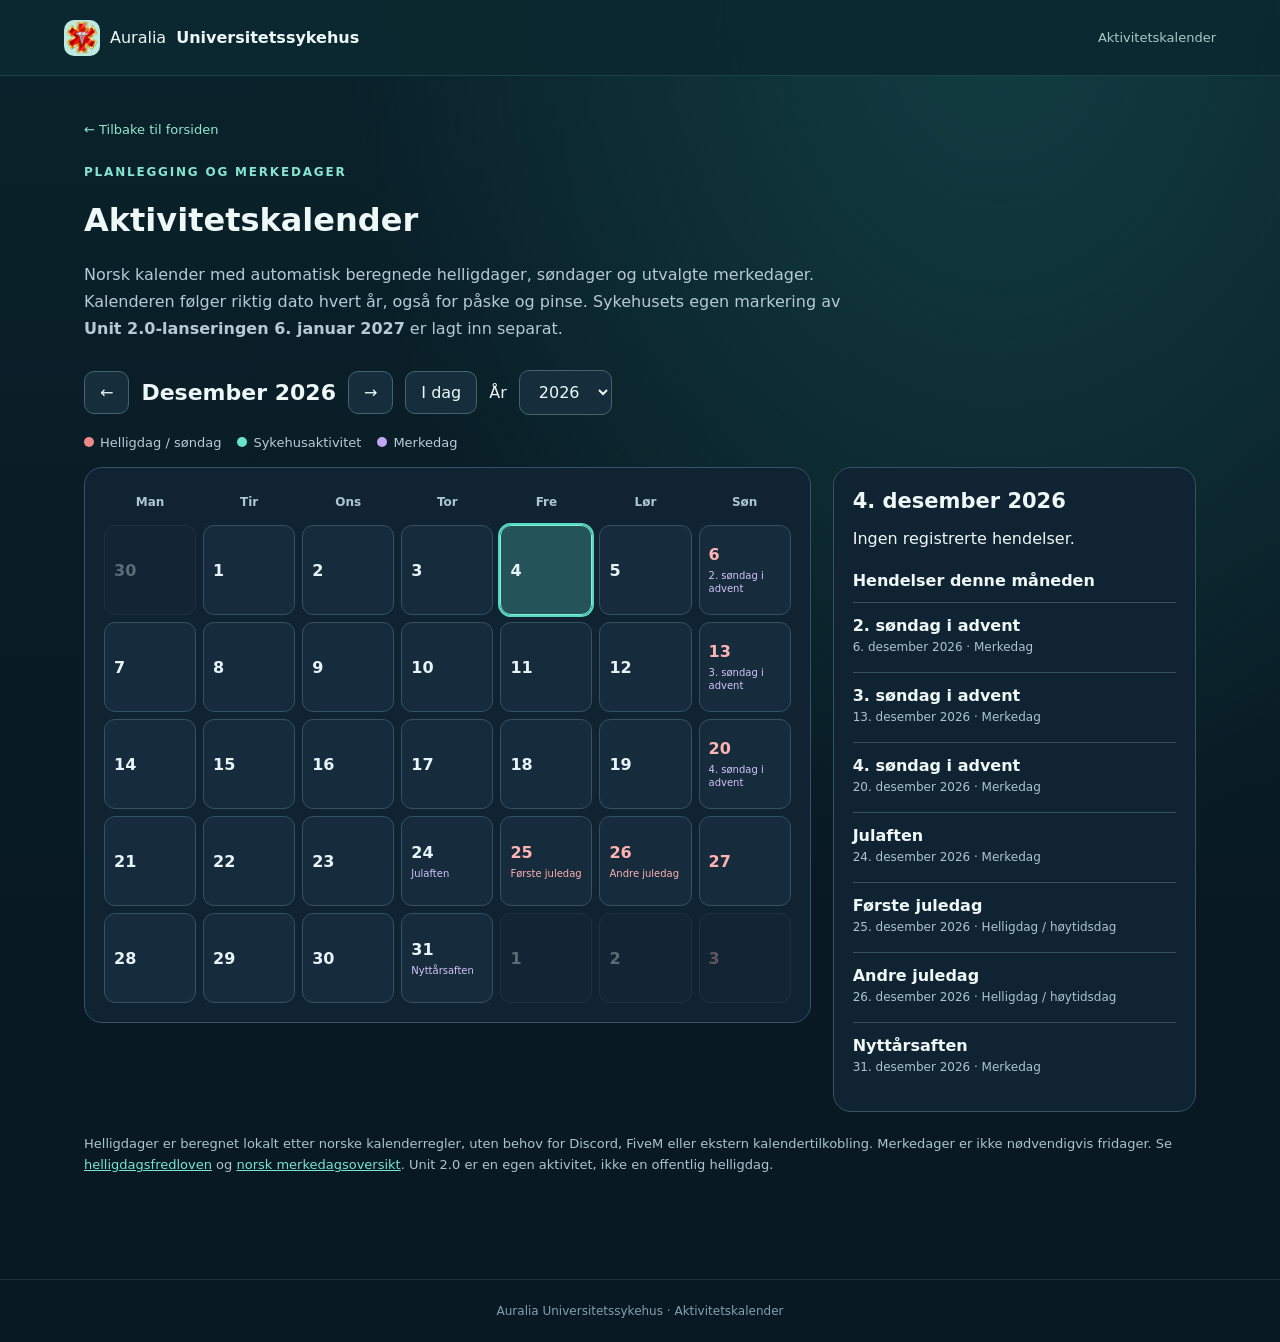
<file: kalender.html>
<!doctype html>
<html lang="no"><head><meta charset="utf-8"><meta name="viewport" content="width=device-width,initial-scale=1">
<title>Aktivitetskalender – Auralia Universitetssykehus</title><link rel="stylesheet" href="style.css?v=20261122-calendar">
<style>
.calendar-page{max-width:1160px;margin:0 auto;padding:46px 24px 90px}.calendar-page .back{margin-bottom:24px}.calendar-intro{color:#b5cad6;line-height:1.7;max-width:780px}.calendar-controls{display:flex;gap:12px;align-items:center;flex-wrap:wrap;margin:28px 0 20px}.calendar-controls button,.calendar-controls select{background:#162e3c;border:1px solid #43646d;color:#e9fbf7;padding:11px 15px;border-radius:10px;font:inherit;cursor:pointer}.calendar-controls button:hover{border-color:#6ce3c9}.calendar-controls strong{min-width:170px;text-align:center;font-size:22px}.calendar-layout{display:grid;grid-template-columns:minmax(0,1.6fr) minmax(275px,.8fr);gap:22px;align-items:start}.calendar-panel,.calendar-agenda{background:#102332;border:1px solid #355365;border-radius:18px;padding:19px;min-width:0}.calendar-weekdays,.calendar-grid{display:grid;grid-template-columns:repeat(7,minmax(0,1fr));gap:7px}.calendar-weekdays{margin-bottom:8px}.calendar-weekdays span{text-align:center;font-size:12px;font-weight:800;color:#acc6d2;padding:8px 0}.calendar-day{position:relative;min-height:90px;text-align:left;background:#162b3b;border:1px solid #355164;border-radius:11px;padding:9px;color:#e6f5fa;font:inherit;cursor:pointer;overflow:hidden}.calendar-day:hover,.calendar-day:focus-visible{border-color:#64dfc6}.calendar-day.outside{opacity:.34}.calendar-day.today{outline:2px solid #58d8c2;outline-offset:0}.calendar-day.selected{background:#24535a;border-color:#82f1d7}.calendar-day.sunday,.calendar-day.holiday{color:#ffb4b4}.calendar-day .num{font-weight:800}.calendar-day .mini{display:block;font-size:10px;line-height:1.35;margin-top:5px;overflow-wrap:anywhere}.calendar-day .mini.holiday{color:#ffb1b1}.calendar-day .mini.event{color:#a0f2dd;font-weight:700}.calendar-day .mini.observance{color:#d2c5f9}.calendar-agenda h2{font-size:21px;margin:2px 0 16px}.calendar-agenda h3{font-size:16px;margin:23px 0 12px}.calendar-agenda .entry{padding:13px 0;border-top:1px solid #345062}.calendar-agenda .entry b{display:block;margin-bottom:5px}.calendar-agenda .entry small{display:block;color:#aac4d0;font-size:12px;margin-bottom:5px}.calendar-agenda .entry p{margin:5px 0 0;color:#c4d8e0;line-height:1.5;font-size:13px}.calendar-legend{display:flex;flex-wrap:wrap;gap:16px;margin:17px 0;color:#b7ccd6;font-size:13px}.dot{display:inline-block;width:10px;height:10px;border-radius:50%;margin-right:6px}.dot.red{background:#ef8888}.dot.green{background:#68e4cb}.dot.purple{background:#c2a7f6}.calendar-footnote{color:#adc3ce;font-size:13px;line-height:1.6;margin-top:22px}.calendar-footnote a{color:#77e6d0}@media(max-width:800px){.calendar-layout{grid-template-columns:1fr}.calendar-day{min-height:76px;padding:7px}.calendar-day .mini{font-size:9px}}@media(max-width:480px){.calendar-page{padding:28px 12px 70px}.calendar-panel{padding:8px}.calendar-weekdays,.calendar-grid{gap:3px}.calendar-day{min-height:63px;padding:5px;border-radius:7px}.calendar-day .mini{font-size:8px}.calendar-controls strong{min-width:120px;font-size:18px}}
</style></head>
<body><header><a href="./#/" class="logo"><span class="logo-icon"><img src="auralia-logo.png" alt="Auralia-logo" onerror="this.hidden=true"></span> Auralia <strong>Universitetssykehus</strong></a><span class="header-right">Aktivitetskalender</span></header>
<main class="calendar-page"><a class="back" href="./#/">← Tilbake til forsiden</a><span class="kicker">PLANLEGGING OG MERKEDAGER</span><h1>Aktivitetskalender</h1><p class="calendar-intro">Norsk kalender med automatisk beregnede helligdager, søndager og utvalgte merkedager. Kalenderen følger riktig dato hvert år, også for påske og pinse. Sykehusets egen markering av <strong>Unit 2.0-lanseringen 6. januar 2027</strong> er lagt inn separat.</p>
<div class="calendar-controls"><button id="prev" aria-label="Forrige måned">←</button><strong id="month-label"></strong><button id="next" aria-label="Neste måned">→</button><button id="today">I dag</button><label for="year">År</label><select id="year" aria-label="Velg år"></select></div>
<div class="calendar-legend"><span><i class="dot red"></i>Helligdag / søndag</span><span><i class="dot green"></i>Sykehusaktivitet</span><span><i class="dot purple"></i>Merkedag</span></div>
<div class="calendar-layout"><section class="calendar-panel" aria-label="Månedskalender"><div class="calendar-weekdays"><span>Man</span><span>Tir</span><span>Ons</span><span>Tor</span><span>Fre</span><span>Lør</span><span>Søn</span></div><div class="calendar-grid" id="calendar"></div></section><aside class="calendar-agenda"><h2 id="day-label">Valgt dag</h2><div id="day-events"></div><h3>Hendelser denne måneden</h3><div id="month-events"></div></aside></div>
<p class="calendar-footnote">Helligdager er beregnet lokalt etter norske kalenderregler, uten behov for Discord, FiveM eller ekstern kalendertilkobling. Merkedager er ikke nødvendigvis fridager. Se <a href="https://lovdata.no/lov/1995-02-24-12" target="_blank" rel="noopener">helligdagsfredloven</a> og <a href="https://www.timeanddate.no/merkedag/norge/" target="_blank" rel="noopener">norsk merkedagsoversikt</a>. Unit 2.0 er en egen aktivitet, ikke en offentlig helligdag.</p></main><footer>Auralia Universitetssykehus · Aktivitetskalender</footer><script src="kalender.js?v=20261122-draegg"></script></body></html>
</file>
<file: style.css>
:root{font-family:Inter,ui-sans-serif,system-ui,-apple-system,Segoe UI,sans-serif;color:#eaf3fa;background:#09111e}*{box-sizing:border-box}body{margin:0;background:radial-gradient(ellipse at 80% 0%,#143448 0,transparent 48%),#09111e;min-height:100vh}a{color:inherit}header{height:76px;display:flex;align-items:center;justify-content:space-between;gap:18px;padding:0 5%;border-bottom:1px solid #ffffff18;background:#0c1625cc}.logo{font-size:16px;text-decoration:none;display:flex;align-items:center;gap:10px}.logo-icon{background:#54dbc5;color:#092027;border-radius:10px;width:36px;height:36px;display:grid;place-items:center;font-size:23px}.header-right{font-size:13px;color:#9aafc0}#menu{display:none}#home{max-width:1100px;margin:auto;padding:110px 24px 100px}.kicker,.choice small{font-size:12px;letter-spacing:.15em;font-weight:800;color:#62ddc8}.hero h1{font-size:clamp(46px,7vw,78px);letter-spacing:-.065em;line-height:1.05;margin:18px 0;max-width:780px}.hero em{font-style:normal;color:#59d6c1}.hero p{font-size:18px;line-height:1.7;color:#a9bdcd;max-width:630px}.choices{display:grid;grid-template-columns:1fr 1fr;gap:22px;margin-top:55px}.choice{text-decoration:none;background:linear-gradient(145deg,#1b2e3d,#111e2d);border:1px solid #ffffff26;border-radius:22px;padding:34px;transition:.2s}.choice:hover{border-color:#60dfca;transform:translateY(-3px)}.tile{display:grid;place-items:center;width:54px;height:54px;border-radius:15px;background:#1f504c;color:#7cf3dd;font-size:29px;margin-bottom:26px}.choice h2{font-size:29px;margin:12px 0}.choice p{line-height:1.7;color:#aec0d0;min-height:85px}.choice b{color:#73e5d0}#reader{display:grid;grid-template-columns:290px minmax(0,1fr);min-height:calc(100vh - 138px)}#reader[hidden],#home[hidden]{display:none}#sidebar{border-right:1px solid #ffffff20;background:#0c1725;padding:28px 18px;max-height:calc(100vh - 76px);overflow:auto;position:sticky;top:0}.back{display:block;color:#6cdec9;text-decoration:none;font-size:13px;margin:0 0 30px}.book-title{font-weight:800;font-size:19px;margin-bottom:22px}.search-label{font-size:12px;color:#aabed0}#search{display:block;margin:8px 0 24px;width:100%;padding:11px 13px;background:#162538;color:white;border:1px solid #385064;border-radius:9px}nav a{display:block;padding:9px 12px;text-decoration:none;color:#bdcdd9;font-size:13px;line-height:1.4;border-radius:8px}nav a:hover,nav a.active{background:#1d3944;color:#7debd5}nav .section{font-size:12px;color:#7debd5;font-weight:800;margin-top:15px}nav .nested{padding-left:13px;border-left:1px solid #304455;margin-left:12px}#content{padding:50px min(6vw,80px) 90px;max-width:1050px;width:100%;margin:auto;min-width:0}.breadcrumbs{font-size:13px;color:#80a0b0;margin-bottom:28px}article{line-height:1.85;color:#d4e0e9;overflow-wrap:anywhere}article h1{font-size:clamp(32px,4vw,46px);line-height:1.18;letter-spacing:-.04em;color:white}article h2{font-size:26px;line-height:1.3;margin-top:38px;color:white}article h3{font-size:20px;color:white;margin-top:28px}article a{color:#6de8d1}article blockquote{border-left:3px solid #4cd6c0;padding-left:20px;color:#b4c9d4}article code{background:#1c3041;padding:2px 5px;border-radius:4px}article pre{overflow:auto;background:#142334;padding:16px;border-radius:10px}article table{border-collapse:collapse;width:100%;display:block;overflow:auto}article th,article td{border:1px solid #3c5364;padding:9px 12px}article img{max-width:100%}#pager{display:flex;justify-content:space-between;gap:15px;margin-top:60px}#pager a{color:#7debd5;text-decoration:none}footer{text-align:center;border-top:1px solid #ffffff19;padding:24px;color:#879eb0;font-size:12px}@media(max-width:750px){.header-right{display:none}#menu{display:block;background:#203849;color:white;border:0;border-radius:8px;padding:9px 13px;font-size:20px}.choices{grid-template-columns:1fr}.choice p{min-height:0}#home{padding-top:70px}#reader{grid-template-columns:1fr}#sidebar{display:none;position:static;max-height:none;border-right:0}body.menu-open #sidebar{display:block}#content{padding:30px 22px 70px}header{padding:0 18px}} .logo-icon{overflow:hidden}.logo-icon img{width:100%;height:100%;object-fit:contain}.hero-logo{width:150px;height:150px;object-fit:contain;display:block;margin-bottom:25px}@media(max-width:700px){.hero-logo{width:115px;height:115px}}
/* Ansattliste */
#employees[hidden]{display:none}#employees{max-width:1250px;margin:0 auto;padding:44px 30px 80px;min-height:calc(100vh - 140px)}#employees h1{font-size:clamp(34px,5vw,56px);letter-spacing:-.045em;margin:15px 0 10px}#employees .employee-intro{color:#b0c4d1;line-height:1.7;max-width:760px;margin-bottom:28px}#employees .sheet-frame{background:#fff;border:1px solid #ffffff3d;border-radius:16px;overflow:hidden;min-height:650px}#employees iframe{display:block;border:0;width:100%;height:75vh;min-height:650px;background:white}#employees .sheet-help{color:#afc2d0;font-size:14px;line-height:1.7;margin-top:20px}#employees .sheet-help a{color:#6de8d1}#home .choices{grid-template-columns:repeat(3,minmax(0,1fr))}#home .choice h2{font-size:clamp(22px,2.4vw,29px)}@media(max-width:900px){#home .choices{grid-template-columns:1fr 1fr}}@media(max-width:650px){#home .choices{grid-template-columns:1fr}#employees{padding:30px 16px 55px}#employees .sheet-frame{min-height:550px}#employees iframe{height:70vh;min-height:550px}}

/* Mørk, søkbar ansattliste uten hvit Google Sheets-ramme */
.employee-tools{display:flex;gap:12px;margin:24px 0 12px}.employee-tools input{flex:1;min-width:0;border:1px solid #355369;border-radius:10px;background:#142739;color:#eaf3fa;padding:12px 15px;font:inherit}.employee-tools button{background:#4bd4c0;border:0;border-radius:10px;padding:12px 18px;font-weight:700;color:#092128;cursor:pointer}.employee-tools button:hover{background:#7ee8d7}.employee-status{color:#a9c3cf;font-size:13px;min-height:20px;margin:8px 0 16px}.employee-table-wrap{border:1px solid #345065;border-radius:15px;overflow-x:auto;overflow-y:visible;background:#101f30;max-height:none}#employee-table{width:100%;border-collapse:collapse;min-width:650px;text-align:left;font-size:14px}#employee-table th{position:sticky;top:0;background:#1c394b;color:#8bead7;font-weight:700;padding:14px 16px;border-bottom:1px solid #456072;white-space:nowrap}#employee-table td{padding:12px 16px;border-bottom:1px solid #294052;color:#e4edf2;white-space:nowrap}#employee-table tr:nth-child(even){background:#152a3b}#employee-table tbody tr:hover{background:#204254}@media(max-width:650px){.employee-tools{flex-direction:column}.employee-tools button{width:100%}}

.employee-tab-label{display:block;color:#a9c3cf;font-size:13px;margin:25px 0 8px}#employee-sheet{display:block;width:100%;max-width:470px;border:1px solid #3a6070;border-radius:10px;background:#172e3f;color:#f1f8fa;padding:13px 15px;font:inherit;cursor:pointer}.employee-privacy{font-size:12px;line-height:1.6;color:#b4a58b;margin:12px 0 18px}

/* Stillingsfarger inspirert av den opprinnelige ansattlisten */
#employee-table td.employee-role,#employee-table td.employee-distinction{font-weight:800;color:#101820;text-align:center;border-bottom-color:#233748}
#employee-table td.employee-role.role-gold,#employee-table td.employee-distinction.role-gold{background:#edc548;color:#15120a}
#employee-table td.employee-role.role-orange,#employee-table td.employee-distinction.role-orange{background:#e99a36;color:#171008}
#employee-table td.employee-role.role-default,#employee-table td.employee-distinction.role-default{background:#a1a1a1;color:#101820}
#employee-table td.employee-distinction{color:#ffff3d!important;text-shadow:0 1px 1px #756c18}
#employee-table td.employee-active{color:#b7f5df;font-weight:700}
#employee-table td.employee-vacant{color:#ffc8c8;font-weight:700}

/* Presis distinksjonsfarge: gul tekst, unntatt direktørstillinger */
#employee-table td.employee-role:not(.role-director){background:transparent;color:#e4edf2;text-align:left;font-weight:normal}
#employee-table td.employee-distinction{background:transparent!important;color:#ffff00!important;text-shadow:none!important;font-weight:800;text-align:center}
#employee-table td.employee-distinction.role-director{background:#f5d33f!important;color:#111!important;text-shadow:none!important}
#employee-table td.employee-role.role-director{background:transparent!important;color:#e4edf2!important;text-align:left;font-weight:normal}

/* Farger hentet fra original ansattliste i Excel */
#employee-table td.employee-role.rank-director{background:#f1c232!important;color:#141414!important;font-weight:700;text-align:center}
#employee-table td.employee-role.rank-lead{background:#e69138!important;color:#141414!important;font-weight:700;text-align:center}
#employee-table td.employee-role.rank-overlege{background:#ead1dc!important;color:#171717!important;font-weight:700;text-align:center}
#employee-table td.employee-role.rank-lege{background:#bfe1f6!important;color:#171717!important;font-weight:700;text-align:center}
#employee-table td.employee-role.rank-student{background:#cfe2f3!important;color:#171717!important;font-weight:700;text-align:center}
#employee-table td.employee-role.rank-psykolog{background:#ffe5a0!important;color:#171717!important;font-weight:700;text-align:center}
#employee-table td.employee-role.rank-paramedic{background:#ffcfc9!important;color:#171717!important;font-weight:700;text-align:center}
#employee-table td.employee-role.rank-laerling{background:#fce5cd!important;color:#171717!important;font-weight:700;text-align:center}
#employee-table td.employee-distinction.rank-normal{background:#999!important;color:#ffff00!important;font-weight:800}
#employee-table td.employee-distinction.rank-top{background:#f1c232!important;color:#000!important;font-weight:800}
#employee-table tbody tr.employee-group-start td{border-top:13px solid #0b1928!important}
#employee-table tbody tr.employee-group-start td.employee-role{background-clip:padding-box}

/* Distinksjoner uten grå bakgrunn som ønsket */
#employee-table td.employee-distinction.rank-normal{background:transparent!important;color:#ffff00!important}

/* Google Sheets-rullegardinvalg gjenskapt som fargede stillingsmerker */
#employee-table td.employee-dropdown{font-weight:800;text-align:center;color:#141414!important;background:#9c9c9c!important;box-shadow:inset 0 0 0 5px #101f30;border-radius:12px;min-width:125px}
#employee-table td.employee-dropdown.rank-director{background:#f1c232!important}
#employee-table td.employee-dropdown.rank-lead{background:#e69138!important}
#employee-table td.employee-dropdown.rank-overlege{background:#ead1dc!important}
#employee-table td.employee-dropdown.rank-lege{background:#bfe1f6!important}
#employee-table td.employee-dropdown.rank-student{background:#cfe2f3!important}
#employee-table td.employee-dropdown.rank-psykolog{background:#ffe5a0!important}
#employee-table td.employee-dropdown.rank-paramedic{background:#ffcfc9!important}
#employee-table td.employee-dropdown.rank-laerling{background:#fce5cd!important}
#employee-table td.employee-dropdown.rank-unassigned{background:#607484!important;color:#fff!important}

/* Arbeidskontrakt */
#contract[hidden]{display:none}#contract{max-width:850px;min-height:calc(100vh - 140px);margin:auto;padding:55px 24px 100px}#contract h1{font-size:clamp(36px,5vw,56px);letter-spacing:-.045em}#contract p{color:#b6cbd6;line-height:1.8;font-size:17px}.contract-button{display:inline-block;background:#55dac6;color:#092027;text-decoration:none;font-weight:800;border-radius:12px;padding:16px 22px;margin:18px 0}.contract-button:hover{background:#86eddb}#contract .contract-note{font-size:13px;color:#9fb5c3}.contract-home{display:block;max-width:550px;margin-top:22px}.contract-home p{min-height:0!important}

/* AMB 1/2/3 are dropdown-based rank cells in the ambulance sheet; match the grey spreadsheet fill. */
#employee-table td.employee-role.rank-amb{background:#999999!important;color:#111!important;text-align:center!important;font-weight:800!important;vertical-align:middle}

/* Ansatt/Ledig: all source spreadsheet dropdown values */
#employee-table td.employee-on-leave{color:#ffe08a!important;font-weight:700}
#employee-table td.employee-permitted{color:#c9b5ff!important;font-weight:700}
#employee-table td.employee-substitute{color:#9edaff!important;font-weight:700}
#employee-table td.employee-sick{color:#ffb5a8!important;font-weight:700}

/* Personalkort: centered accessible modal */
.employee-profile-overlay{position:fixed;inset:0;z-index:9999;background:rgba(2,10,22,.78);display:flex;align-items:center;justify-content:center;padding:20px;overflow-y:auto}
.employee-profile-card{position:relative;background:#13283b;color:#edf7ff;border:1px solid #3a6677;border-radius:18px;box-shadow:0 24px 70px #0009;padding:30px;width:min(680px,100%);max-height:calc(100vh - 40px);overflow-y:auto}
.employee-profile-close{position:absolute;right:16px;top:12px;border:0;background:#29485c;color:white;border-radius:9px;width:38px;height:38px;font-size:26px;cursor:pointer}
.employee-profile-kicker{font-size:13px;color:#74dccc;margin-bottom:14px}
.employee-profile-card h2{font-size:27px;margin:0 0 20px}.employee-profile-card h3{font-size:19px;margin:24px 0 12px}
.employee-profile-fields{display:grid;grid-template-columns:repeat(2,minmax(0,1fr));gap:12px}
.employee-profile-fields>div{background:#1a3549;border-radius:10px;padding:12px;display:flex;flex-direction:column;gap:5px;min-width:0}
.employee-profile-fields small{color:#a7c2d0;font-size:12px}.employee-profile-fields strong{font-size:16px;overflow-wrap:anywhere}
.employee-profile-courses{display:grid;gap:7px}.employee-profile-courses>div{display:flex;justify-content:space-between;align-items:center;gap:12px;background:#1a3549;padding:10px 12px;border-radius:8px}
.employee-profile-courses strong{font-size:13px;text-align:right}.profile-course-ok{color:#74e3a3}.profile-course-no{color:#ffb2b2}.profile-course-progress{color:#ffdd84}
#employee-table tbody tr[data-employee-index]{cursor:pointer}#employee-table tbody tr[data-employee-index]:hover td{box-shadow:inset 0 0 0 1px #4dd1c5}
@media(max-width:520px){.employee-profile-card{padding:22px 16px}.employee-profile-fields{grid-template-columns:1fr}}

/* Egen vertikal rulling kun i Ansattdata og Oppsigelse */
.employee-table-wrap.employee-table-scrollable{max-height:75vh;overflow:auto}


/* Healthcare visual refresh: consistent, accessible teal/navy palette */
:root{color:#eef8f7;background:#081a21;color-scheme:dark}
body{background:radial-gradient(ellipse at 78% 0%,#123d42 0,transparent 46%),linear-gradient(180deg,#0a222b 0%,#081923 70%);color:#eef8f7}
header{background:#0b2830ed;border-bottom:1px solid #4c8b8a40}
.logo-icon{background:#bde9df;color:#0b3436}
.header-right,.breadcrumbs{color:#a9c9c9}
#home{max-width:1240px;padding-top:84px}
.hero{max-width:900px}
.hero h1{max-width:900px;letter-spacing:-.052em}
.hero em{color:#82e0cd}
.hero p{color:#b8d3d3}
.kicker,.choice small{color:#86e5d0}
#home .choices{grid-template-columns:repeat(3,minmax(0,1fr));gap:20px;margin-top:48px}
#home .quick-links{display:grid;grid-template-columns:repeat(2,minmax(0,1fr));gap:20px;margin-top:20px}
#home .quick-links .choice{max-width:none;margin:0}
#home .choice{display:flex;flex-direction:column;align-items:flex-start;min-width:0;min-height:300px;padding:30px;border-radius:20px;background:linear-gradient(155deg,#193b43,#102b36);border:1px solid #5d969640;box-shadow:0 10px 28px #020d1326}
#home .choice:hover{border-color:#8de6d5;background:linear-gradient(155deg,#20505a,#13343e);box-shadow:0 16px 35px #020d134a}
#home .choice:focus-visible{outline:3px solid #a3f0df;outline-offset:4px}
#home .choice .tile{flex-shrink:0;background:#235a5b;color:#b2f2e4;margin-bottom:22px}
#home .choice h2{font-size:clamp(23px,2.2vw,29px);line-height:1.2;margin:12px 0 10px}
#home .choice p{min-height:0;margin:0 0 22px;color:#c2d8d9;line-height:1.65}
#home .choice b{margin-top:auto;color:#9cf0de}
#sidebar{background:#0b2530;border-right-color:#437b7d55}
#search,.employee-tools input{background:#112f39;border-color:#477c80;color:#f0faf9}
nav a:hover,nav a.active{background:#214b50;color:#b5f6e6}
nav .section,.back,#pager a,article a{color:#91e6d2}
article{color:#d6e8e8}
article h1,article h2,article h3{color:#f5fffd}
article blockquote{border-left-color:#70d9c6}
article pre,article code{background:#183b43}
#employees .employee-intro,#contract p{color:#bed5d5}
#employee-sheet{background:#143540;border-color:#4d8586}
.employee-table-wrap{background:#0e2933;border-color:#426d73}
#employee-table th{background:#1b4950;color:#b3f4e4}
#employee-table td{border-bottom-color:#31535a}
#employee-table tr:nth-child(even){background:#15343e}
#employee-table tbody tr:hover{background:#24535a}
.employee-tools button,.contract-button{background:#8ce3d0;color:#092b30}
.employee-tools button:hover,.contract-button:hover{background:#b1f3e5}
.employee-profile-card{background:#12313b;border-color:#50898a}
.employee-profile-fields>div,.employee-profile-courses>div{background:#1c424b}
@media(max-width:980px){#home .choices{grid-template-columns:repeat(2,minmax(0,1fr))}}
@media(max-width:650px){#home{padding:64px 18px 72px}#home .choices,#home .quick-links{grid-template-columns:1fr;gap:16px}#home .quick-links{margin-top:16px}#home .choice{min-height:0;padding:26px}#home .choice .tile{margin-bottom:18px}#home .choice p{margin-bottom:24px}.hero h1{font-size:clamp(40px,11vw,60px)}}


/* Forsidens hovedlenker uten oppslagstavle */
#home .home-content-layout{display:block;margin-top:44px}
#home .home-navigation .choices{grid-template-columns:repeat(2,minmax(0,1fr));margin-top:0;gap:18px}
#home .home-navigation .choice{min-height:270px;padding:25px}
#home .home-navigation .choice h2{font-size:clamp(20px,2vw,26px)}
@media(max-width:650px){#home .home-content-layout{margin-top:28px}#home .home-navigation .choices{grid-template-columns:1fr;gap:16px}#home .home-navigation .choice{min-height:0;padding:26px}}

/* Søk og navigasjon */
.global-search-open,.sidebar-search-button{font:inherit;cursor:pointer;border:1px solid #4e8987;background:#173d44;color:#d9f8ef;border-radius:10px;padding:11px 15px}
.global-search-open kbd{font-size:11px;color:#b0d7d1;margin-left:15px;border:1px solid #648d8b;border-radius:5px;padding:3px 5px}
.sidebar-search-button{display:block;width:100%;margin:0 0 13px;text-align:left;font-size:13px}
.global-search-open:hover,.sidebar-search-button:hover{background:#23565b}
.global-search-dialog[hidden],.page-toc[hidden],.nested[hidden]{display:none!important}
.global-search-dialog{position:fixed;inset:0;z-index:10000;display:flex;align-items:flex-start;justify-content:center;padding:9vh 16px 16px}
.global-search-backdrop{position:absolute;inset:0;background:#031116d9}
.global-search-panel{position:relative;width:min(720px,100%);max-height:82vh;overflow:auto;background:#102d37;border:1px solid #5c9e98;border-radius:20px;padding:25px;box-shadow:0 25px 90px #0009}
.global-search-head{display:flex;align-items:center;justify-content:space-between;gap:10px}
.global-search-head h2{margin:0 0 15px;font-size:24px}
#global-search-close{border:0;background:transparent;color:#d9f8ef;font-size:22px;cursor:pointer}
.global-search-panel label{display:block;font-size:13px;color:#bcd8d5;margin-bottom:8px}
#global-search-input{width:100%;font:inherit;padding:15px;border-radius:10px;border:1px solid #649d99;background:#09232d;color:#fff}
.global-search-filters{display:flex;gap:8px;flex-wrap:wrap;margin:15px 0}
.global-search-filters button{cursor:pointer;border:1px solid #467d7d;border-radius:99px;background:#173943;color:#cde7e3;padding:8px 12px}
.global-search-filters button.active{background:#7cddc9;color:#09292c;border-color:#7cddc9;font-weight:700}
#global-search-status{font-size:13px;color:#b1d1cc}
#global-search-results{display:grid;gap:9px}
.global-search-result{display:grid;gap:5px;padding:13px;border-radius:11px;border:1px solid #3c7070;text-decoration:none;background:#173944}
.global-search-result:hover{border-color:#8fe8d6;background:#20505a}
.global-search-result strong{color:#eafff9}
.global-search-result small{color:#91e2d1}
.global-search-result span{color:#bed4d3;font-size:13px;line-height:1.5}
body.search-open{overflow:hidden}
.nav-group-heading{display:flex;align-items:center;gap:2px}
.nav-group-heading>a{flex:1;min-width:0}
.nav-toggle{border:0;border-radius:7px;background:transparent;color:#b1e9df;padding:8px 10px;cursor:pointer}
.nav-toggle[aria-expanded=false]{transform:rotate(-90deg)}
.nav-toggle:hover{background:#28585b}
.page-toc{border:1px solid #477f7e;background:#13333d;border-radius:13px;padding:16px 20px;margin-bottom:28px;display:grid;gap:7px}
.page-toc strong{font-size:14px;color:#e7fbf6;margin-bottom:5px}
.page-toc a{font-size:13px;text-decoration:none;color:#9ce9d8}
.page-toc a:hover{text-decoration:underline}
.page-toc .toc-sub{padding-left:16px}
.home-quick-access{display:flex;flex-wrap:wrap;align-items:center;gap:10px;margin-top:36px}
.home-quick-access>span{font-size:11px;letter-spacing:.12em;font-weight:800;color:#a1e8d8;margin-right:4px}
.home-quick-access a{font-size:13px;text-decoration:none;color:#d7f5ee;border:1px solid #508884;background:#173a42;border-radius:99px;padding:10px 13px}
.home-quick-access a:hover{background:#25565a;border-color:#95e6d7}
#home .home-content-layout{margin-top:22px}
@media(max-width:750px){.global-search-open{font-size:12px;padding:9px}.global-search-open kbd{display:none}.global-search-dialog{padding-top:5vh}.global-search-panel{max-height:90vh;padding:18px}}

/* Align the four homepage cards: the contract card must not inherit the standalone top margin. */
#home .home-navigation .choices > .contract-home{margin-top:0;max-width:none}

/* Forside: tre like store kort per rad på desktop. */
#home .home-navigation .choices{grid-template-columns:repeat(3,minmax(0,1fr));gap:18px}
#home .home-navigation .choice{min-width:0;min-height:260px;padding:24px;display:flex;flex-direction:column;align-items:flex-start}
#home .home-navigation .choice .tile{flex-shrink:0;margin-bottom:20px}
#home .home-navigation .choice h2{font-size:clamp(20px,1.8vw,25px)}
#home .home-navigation .choice p{min-height:0;flex:1}
#home .home-navigation .choice b{margin-top:auto}
@media(max-width:980px){#home .home-navigation .choices{grid-template-columns:repeat(2,minmax(0,1fr))}}
@media(max-width:650px){#home .home-navigation .choices{grid-template-columns:1fr}#home .home-navigation .choice{min-height:0}}

/* Forsidebilde: norsk ambulanse utendørs, med mørk fade for lesbarhet. */
#home{position:relative;isolation:isolate}
#home::before{content:"";position:absolute;z-index:-2;top:0;left:50%;transform:translateX(-50%);width:100vw;height:660px;pointer-events:none;opacity:.78;background:linear-gradient(90deg,#09111ef5 0%,#09111ec9 42%,#09111e50 100%),linear-gradient(0deg,#09111e 0%,transparent 68%),url("ambulance-scene.jpg") center 50%/cover no-repeat, url("https://commons.wikimedia.org/wiki/Special:FilePath/Two_ambulances_at_night.JPG?width=1600") center 52%/cover no-repeat}
#home::after{content:"";position:absolute;z-index:-1;top:450px;left:50%;transform:translateX(-50%);width:100vw;height:280px;pointer-events:none;background:linear-gradient(180deg,transparent,#09111e 80%)}
#home .hero{position:relative;text-shadow:0 3px 22px #0009}
#home .hero h1{font-size:clamp(48px,7vw,82px)}
#home .hero p{color:#d6e7ed;max-width:660px}
#home .kicker{display:inline-block;background:#113b42b5;border:1px solid #70dcd052;border-radius:999px;padding:8px 13px}
#home .home-navigation{position:relative}
#home .home-navigation .choice{background:linear-gradient(145deg,#203748f7,#112435f8);border-color:#ffffff28;box-shadow:0 12px 36px #0004}
#home .home-navigation .choice:hover{border-color:#7be6d8;box-shadow:0 18px 45px #0006}
#home .ambulance-photo-credit{font-size:11px;color:#a8bac5;text-align:right;margin:22px 0 0}
#home .ambulance-photo-credit a{color:#b9d7e0}
@media(max-width:650px){#home::before{height:550px;background-position:58% center}#home::after{top:350px}}

/* Utrykningsmotiv: mer av hendelsesstedet og blålyspreg. */
#home::before{opacity:.9;background-position:center 50%}
</file>
